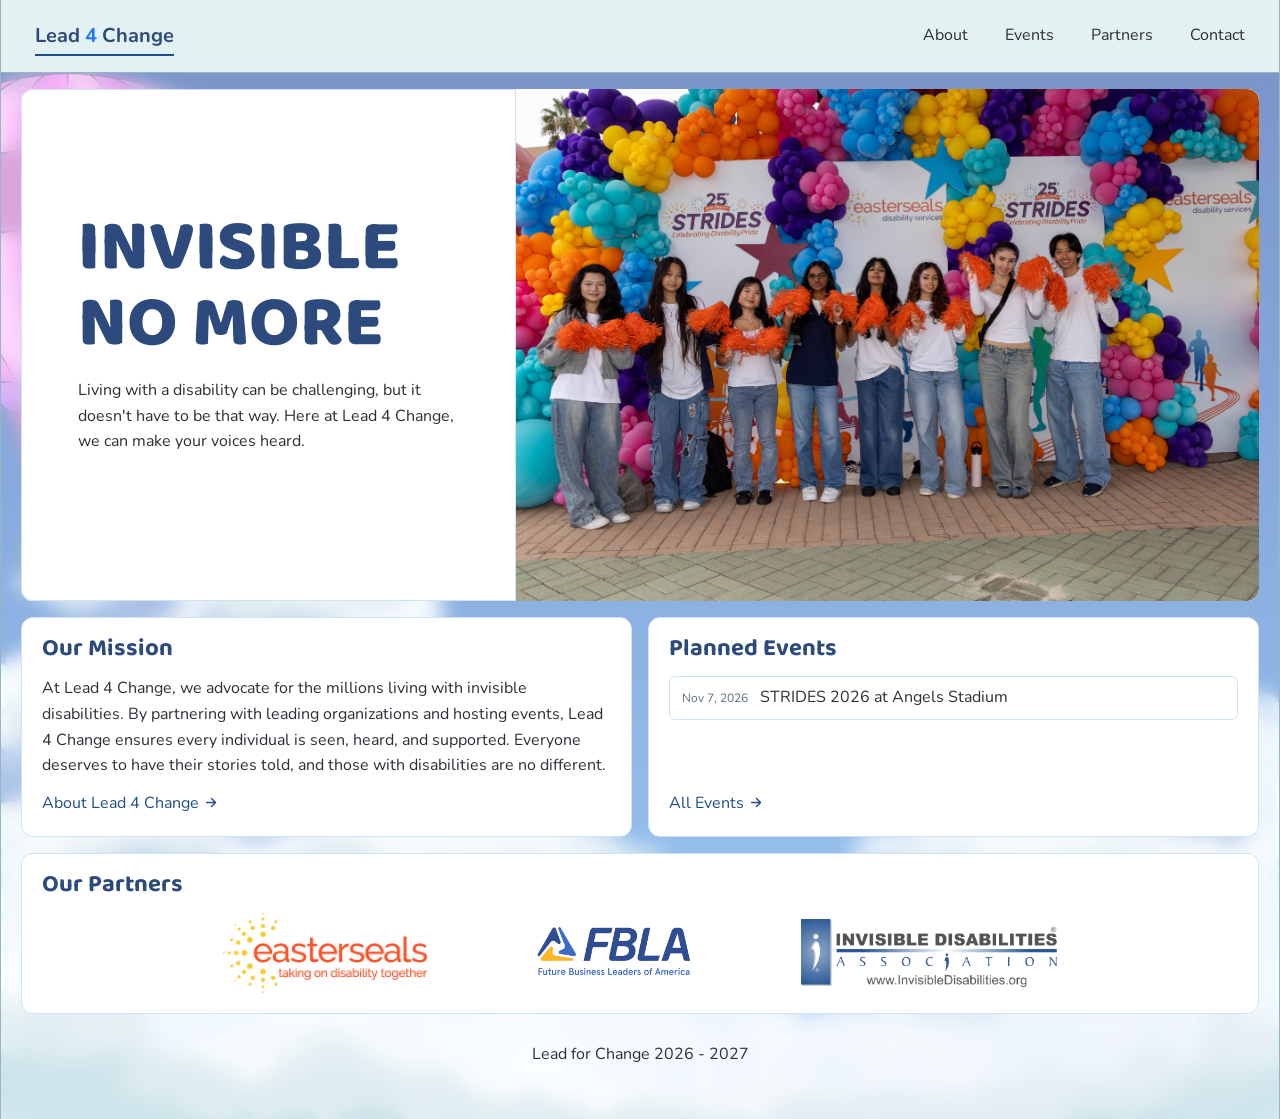
<file: index.html>
<!DOCTYPE html>
<html lang="en">
<head>
  <meta charset="utf-8">
  <meta name="viewport" content="width=device-width, initial-scale=1">
  <script>
    if (!window.matchMedia("(prefers-reduced-motion: reduce)").matches) {
      document.documentElement.classList.add("card-reveal-pending");
    }
  </script>
  <script defer src="js/card-reveal.js"></script>
  <title>Lead 4 Change</title>
  <link rel="stylesheet" href="css/main.css">
  <link rel="stylesheet" href="css/header.css">
  <link rel="stylesheet" href="css/card.css">
  <link rel="stylesheet" href="css/banner.css">
  <link rel="icon" href="l4c.png" type="image/png">
  </head>
<body class="home-page">
  <img class="cat-balloon-decoration cat-balloon-decoration--lower" src="assets/decor/catballoon3.png" alt="" aria-hidden="true">
  <img class="cat-balloon-decoration" src="assets/decor/catballoon2.png" alt="" aria-hidden="true">
  <img class="cat-balloon-decoration balloon-far-decoration" src="assets/decor/balloonfar.png" alt="" aria-hidden="true">


  <header class="site-header">
    <div class="header-inner">
      <a class="logo" href="#" aria-current="page"><span class="logo__word">Lead</span> <span class="logo__number">4</span> <span class="logo__word">Change</span></a>
      <nav aria-label="Main">
        <ul class="nav-list">
          <li><a href="html/about.html">About</a></li>
          <li><a href="html/events.html">Events</a></li>
          <li><a href="html/partners.html">Partners</a></li>
          <li><a href="html/contact.html">Contact</a></li>
        </ul>
      </nav>
    </div>
  </header>

  <div class="content">
  <main id="top">

    <section class="card card--hero">
      <div class="hero__content">
        <h2>Invisible No More</h2>
        <p>Living with a disability can be challenging, but it doesn't have to be that way. Here at Lead 4 Change, we can make your voices heard.</p>
        <!-- <a class="hero__cta" href="#about">Learn more</a> -->
      </div>
      <div class="hero__media">
        <img class="hero__image" src="assets/media/banner.jpg" alt="Project Unveiling Scars graphic with a crossed bandage and heart">
        <!--<img class="hero__cat" src="assets/decor/cat_side.png" alt="" aria-hidden="true">-->
      </div>
    </section>

    <div class="card-grid">
      <article class="card">
        <div class="card__body">
          <h2>Our Mission</h2>
          <p> At Lead 4 Change, we advocate for the millions living with invisible disabilities. By partnering with leading organizations and hosting events, Lead 4 Change ensures every individual is seen, heard, and supported. Everyone deserves to have their stories told, and those with disabilities are no different.</p>
          <a class="more-link" href="html/about.html">About Lead 4 Change</a>
        </div>
      </article>
      <article class="card">
        <div class="card__body">
          <h2>Planned Events</h2>
          <ul class="item-list">
            <li>
              <a class="item" href="#events">
                <time class="item__date" datetime="2026-10-07">Nov 7, 2026</time>
                <span class="item__title">STRIDES 2026 at Angels Stadium</span>
              </a>
            </li>
            <!--<li>
              <a class="item" href="#events">
                <time class="item__date" datetime="2026-10-08">Oct 8, 2026</time>
                <span class="item__title">There will be a meeting</span>
              </a>
            </li> -->
          </ul>
          <a class="more-link" href="html/events.html">All Events</a>
        </div>
      </article>
    </div>

    <section class="card card--partners" aria-labelledby="partners-h">
      <div class="card__body">
        <h2 id="partners-h">Our Partners</h2>
        <ul class="logo-row">
          <li>
            <a href="https://www.easterseals.com/" target="_blank" rel="noopener">
              <img src="assets/logos/EasterSeals.jpg" alt="Easter Seals">
            </a>
          </li>
          <li>
            <a href="https://www.fbla.org" target="_blank" rel="noopener">
              <img src="assets/logos/FBLA.png" alt="FBLA">
            </a>
          </li>
          <li>
            <a href="https://invisibledisabilities.org/" target="_blank" rel="noopener">
              <img src="assets/logos/IDA.png" alt="Invisible Disabilties Association">
            </a>
          </li>
        </ul>
      </div>
    </section>
  </main>
  <footer class="site-footer">
    <p>Lead for Change 2026 - 2027</p>
  </footer>
  </div>

<script src="js/decorations.js"></script>

</body>
</html>
</file>
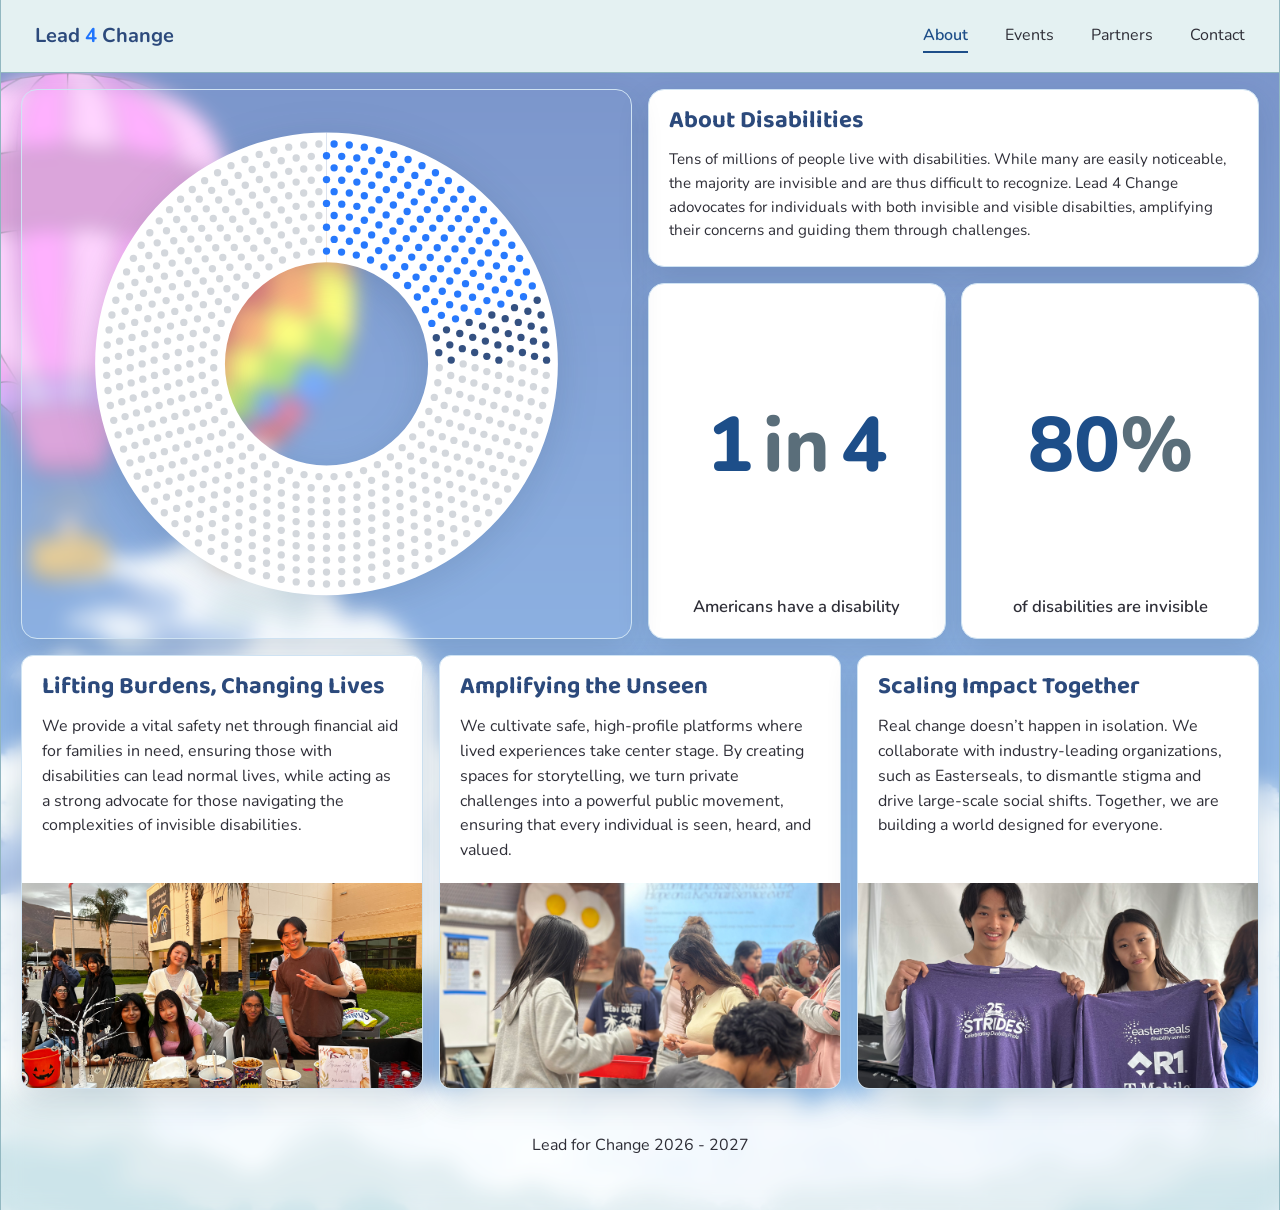
<file: html/about.html>
<!DOCTYPE html>
<html lang="en">
<head>
  <meta charset="utf-8">
  <meta name="viewport" content="width=device-width, initial-scale=1">
  <script>
    if (!window.matchMedia("(prefers-reduced-motion: reduce)").matches) {
      document.documentElement.classList.add("card-reveal-pending");
    }
  </script>
  <script defer src="../js/card-reveal.js"></script>
  <title>About - Lead 4 Change</title>
  <link rel="stylesheet" href="../css/main.css">
  <link rel="stylesheet" href="../css/header.css">
  <link rel="stylesheet" href="../css/card.css">
  <link rel="stylesheet" href="../css/about.css">
  <link rel="icon" href="../l4c.png" type="image/png">
</head>
<body>
  <img class="cat-balloon-decoration cat-balloon-decoration--lower" src="../assets/decor/catballoon3.png" alt="" aria-hidden="true">
  <img class="cat-balloon-decoration" src="../assets/decor/catballoon2.png" alt="" aria-hidden="true">
  <img class="cat-balloon-decoration balloon-far-decoration" src="../assets/decor/balloonfar.png" alt="" aria-hidden="true">

  <header class="site-header">
    <div class="header-inner">
      <a class="logo" href="../index.html#top"><span class="logo__word">Lead</span> <span class="logo__number">4</span> <span class="logo__word">Change</span></a>
      <nav aria-label="Main">
        <ul class="nav-list">
          <li><a href="about.html" aria-current="page">About</a></li>
          <li><a href="events.html">Events</a></li>
          <li><a href="partners.html">Partners</a></li>
          <li><a href="contact.html">Contact</a></li>
        </ul>
      </nav>
    </div>
  </header>

  <div class="content">
    <main id="top">
      <section class="about-disability-stat" aria-labelledby="disability-stat-title">
        <div class="about-disability-stat__cards" aria-label="Disability and inclusion">
          <article class="about-disability-stat__copy card">
            <div class="card__body">
              <h2 id="disability-stat-title">About Disabilities</h2>
              <p>Tens of millions of people live with disabilities. While many are easily noticeable, the majority are invisible and are thus difficult to recognize. Lead 4 Change adovocates for individuals with both invisible and visible disabilties, amplifying their concerns and guiding them through challenges. </p>
            </div>
          </article>
          <article class="about-disability-stat__copy about-disability-stat__metric card" data-chart-highlight="quarter" tabindex="0">
            <div class="card__body">
              <p class="about-disability-stat__value"><span class="about-disability-stat__value-number">1</span><span class="about-disability-stat__value-connector about-disability-stat__value-word"> in </span><span class="about-disability-stat__value-number">4</span></p>
              <div class="about-disability-stat__caption">
                <p class="about-disability-stat__description">Americans have a disability</p>
              </div>
            </div>
          </article>
          <article class="about-disability-stat__copy about-disability-stat__metric card" data-chart-highlight="invisible" tabindex="0">
            <div class="card__body">
              <p class="about-disability-stat__value"><span class="about-disability-stat__value-number">80</span><span class="about-disability-stat__value-connector">%</span></p>
              <div class="about-disability-stat__caption">
                <p class="about-disability-stat__description">of disabilities are invisible</p>
              </div>
            </div>
          </article>
        </div>
        <div class="about-disability-stat__chart card" role="img" aria-label="Dotted donut chart: 25 percent of adults in the United States have a disability; the highlighted quarter is split into 20 percent blue and 5 percent navy, with the remaining 75 percent shown in pale blue.">
          <svg viewBox="0 10 200 180" aria-hidden="true" focusable="false">
            <g class="about-disability-stat__background"></g>
            <g class="about-disability-stat__dots"></g>
          </svg>
        </div>
      </section>
      <section class="about-disability-highlights" aria-label="Disability awareness and inclusion">
        <article class="about-disability-highlight card">
          <div class="card__body">
            <h2>Lifting Burdens, Changing Lives</h2>
            <p>We provide a vital safety net through financial aid for families in need, ensuring those with disabilities can lead normal lives, while acting as a strong advocate for those navigating the complexities of invisible disabilities.</p>
          </div>
          <img class="about-disability-highlight__image" src="../assets/media/partnership1.png" alt="Partnership1">
        </article>
        <article class="about-disability-highlight card">
          <div class="card__body">
            <h2>Amplifying the Unseen</h2>
            <p>We cultivate safe, high-profile platforms where lived experiences take center stage. By creating spaces for storytelling, we turn private challenges into a powerful public movement, ensuring that every individual is seen, heard, and valued.</p>
          </div>
          <img class="about-disability-highlight__image" src="../assets/media/partnership4.png" alt="Partnership4">
        </article>
        <article class="about-disability-highlight card">
          <div class="card__body">
            <h2>Scaling Impact Together</h2>
            <p>Real change doesn’t happen in isolation. We collaborate with industry-leading organizations, such as Easterseals, to dismantle stigma and drive large-scale social shifts. Together, we are building a world designed for everyone.</p>
          </div>
          <img class="about-disability-highlight__image" src="../assets/media/partnership3.png" alt="Partnership3">
        </article>
      </section>
    </main>
    <footer class="site-footer">
      <p>Lead for Change 2026 - 2027</p>
    </footer>
  </div>

  <script>
    (() => {
      const svg = document.querySelector(".about-disability-stat__chart svg");
      const background = svg && svg.querySelector(".about-disability-stat__background");
      const layer = svg && svg.querySelector(".about-disability-stat__dots");
      if (!background || !layer) return;

      const chart = document.querySelector(".about-disability-stat__chart");
      const statCards = document.querySelectorAll("[data-chart-highlight]");
      const updateHighlight = () => {
        const activeCard = Array.from(statCards).find((card) => card.matches(":hover, :focus-within"));
        chart.classList.remove("is-highlight-quarter", "is-highlight-invisible");
        if (activeCard) chart.classList.add("is-highlight-" + activeCard.dataset.chartHighlight);
      };
      statCards.forEach((card) => {
        card.addEventListener("pointerenter", updateHighlight);
        card.addEventListener("pointerleave", updateHighlight);
        card.addEventListener("focusin", updateHighlight);
        card.addEventListener("focusout", updateHighlight);
      });

      const namespace = "http://www.w3.org/2000/svg";
      const center = 100;
      const ringCount = 10;
      const innerRadius = 40;
      const outerRadius = 78;
      const ringSpacing = (outerRadius - innerRadius) / (ringCount - 1);
      const dotSpacing = 5.4;
      const dotRadius = 1.3;
      const colors = { major: "#1e74fd", minor: "#2c4a7c", track: "#d1d5db" };
      const layout = [];
      const backgroundStates = [
        {
          name: "quarter",
          segments: [
            { name: "quarter", start: 0, end: 90 },
            { name: "track", start: 90, end: 360 },
          ],
        },
        {
          name: "invisible",
          segments: [
            { name: "major", start: 0, end: 72 },
            { name: "minor", start: 72, end: 90 },
            { name: "track", start: 90, end: 360 },
          ],
        },
      ];
      const pointAt = (radius, progress) => {
        const angle = (-90 + progress) * Math.PI / 180;
        return { x: center + Math.cos(angle) * radius, y: center + Math.sin(angle) * radius };
      };

      const backgroundInnerRadius = innerRadius - 4;
      const backgroundOuterRadius = outerRadius + 4;
      const extractedOuterExpansion = 5;
      const extractedInnerRadius = backgroundInnerRadius + extractedOuterExpansion;
      const extractedOuterRadius = backgroundOuterRadius + extractedOuterExpansion;
      const makeRingPath = (start, end, inner, outer) => {
        const outerStart = pointAt(outer, start);
        const outerEnd = pointAt(outer, end);
        const innerStart = pointAt(inner, start);
        const innerEnd = pointAt(inner, end);
        const largeArc = end - start > 180 ? 1 : 0;
        return "M " + outerStart.x + " " + outerStart.y +
          " A " + outer + " " + outer + " 0 " + largeArc + " 1 " + outerEnd.x + " " + outerEnd.y +
          " L " + innerEnd.x + " " + innerEnd.y +
          " A " + inner + " " + inner + " 0 " + largeArc + " 0 " + innerStart.x + " " + innerStart.y + " Z";
      };
      backgroundStates.forEach(({ name: stateName, segments }) => {
        const group = document.createElementNS(namespace, "g");
        group.setAttribute("class", "about-disability-stat__background-state about-disability-stat__background-state--" + stateName);
        background.appendChild(group);
        segments.forEach(({ name, start, end }) => {
          const middleAngle = (-90 + (start + end) / 2) * Math.PI / 180;
          const path = document.createElementNS(namespace, "path");
          path.setAttribute("class", "about-disability-stat__background-slice about-disability-stat__background-slice--" + name);
          path.setAttribute("d", makeRingPath(start, end, backgroundInnerRadius, backgroundOuterRadius));
          path.setAttribute("fill", "#fff");
          path.style.setProperty("--explode-x", Math.cos(middleAngle) * 6 + "px");
          path.style.setProperty("--explode-y", Math.sin(middleAngle) * 6 + "px");
          group.appendChild(path);

          if (name === "quarter" || name === "major") {
            const extractedPath = document.createElementNS(namespace, "path");
            extractedPath.setAttribute("class", "about-disability-stat__background-slice about-disability-stat__background-slice--" + name + " about-disability-stat__background-slice--extracted");
            const extractedAnglePadding = 2; // +2 degrees per side, matching the quarter arc expansion
            extractedPath.setAttribute("d", makeRingPath(start - extractedAnglePadding, end + extractedAnglePadding, extractedInnerRadius, extractedOuterRadius));
            extractedPath.setAttribute("fill", "#fff");
            group.appendChild(extractedPath);
          }
        });
      });

      for (let ring = 0; ring < ringCount; ring += 1) {
        const radius = innerRadius + ring * ringSpacing;
        const pointsInRing = Math.round((Math.PI * 2 * radius) / dotSpacing);
        const phase = ring % 2 ? 0.5 : 0;
        for (let point = 0; point < pointsInRing; point += 1) {
          const angleProgress = ((point + phase) / pointsInRing) * 360;
          const angle = -Math.PI / 2 + (angleProgress * Math.PI) / 180;
          const segment = angleProgress < 72 ? "major" : angleProgress < 90 ? "minor" : "track";
          const fill = colors[segment];
          layout.push({
            targetX: center + Math.cos(angle) * radius,
            targetY: center + Math.sin(angle) * radius,
            fill,
            segment,
            explodeX: Math.cos(angle) * 6,
            explodeY: Math.sin(angle) * 6,
          });
        }
      }

      const count = layout.length;
      const dots = layout.map(({ targetX, targetY, fill, segment, explodeX, explodeY }, index) => {
        const seed = (index * 73 + 29) % count;
        const startAngle = (seed / count) * Math.PI * 2;
        const startRadius = 41 + (((index * 53 + 29) % 100) / 100) * 47;
        const dot = document.createElementNS(namespace, "circle");
        dot.setAttribute("class", "about-disability-stat__dot about-disability-stat__dot--" + segment);
        dot.setAttribute("r", dotRadius);
        dot.setAttribute("fill", fill);
        dot.style.setProperty("--explode-x", explodeX + "px");
        dot.style.setProperty("--explode-y", explodeY + "px");
        dot.setAttribute("cx", center + Math.cos(startAngle) * startRadius);
        dot.setAttribute("cy", center + Math.sin(startAngle) * startRadius);
        layer.appendChild(dot);
        return { dot, targetX, targetY, delay: (seed % 160) * 2 };
      });

      const reduceMotion = window.matchMedia("(prefers-reduced-motion: reduce)").matches;
      if (reduceMotion) {
        dots.forEach(({ dot, targetX, targetY }) => {
          dot.setAttribute("cx", targetX);
          dot.setAttribute("cy", targetY);
        });
        return;
      }

      const duration = 1400;
      const startTime = performance.now();
      const animate = (now) => {
        let moving = false;
        for (const item of dots) {
          const { dot, targetX, targetY, delay } = item;
          const progress = Math.max(0, Math.min(1, (now - startTime - delay) / duration));
          const eased = 1 - Math.pow(1 - progress, 3);
          const fromX = Number(dot.dataset.fromX ?? dot.getAttribute("cx"));
          const fromY = Number(dot.dataset.fromY ?? dot.getAttribute("cy"));
          if (!dot.dataset.fromX) {
            dot.dataset.fromX = fromX;
            dot.dataset.fromY = fromY;
          }
          dot.setAttribute("cx", fromX + (targetX - fromX) * eased);
          dot.setAttribute("cy", fromY + (targetY - fromY) * eased);
          if (progress < 1) moving = true;
        }
        if (moving) requestAnimationFrame(animate);
      };
      requestAnimationFrame(animate);
    })();
  </script>
  <script src="../js/decorations.js"></script>
</body>
</html>
</file>
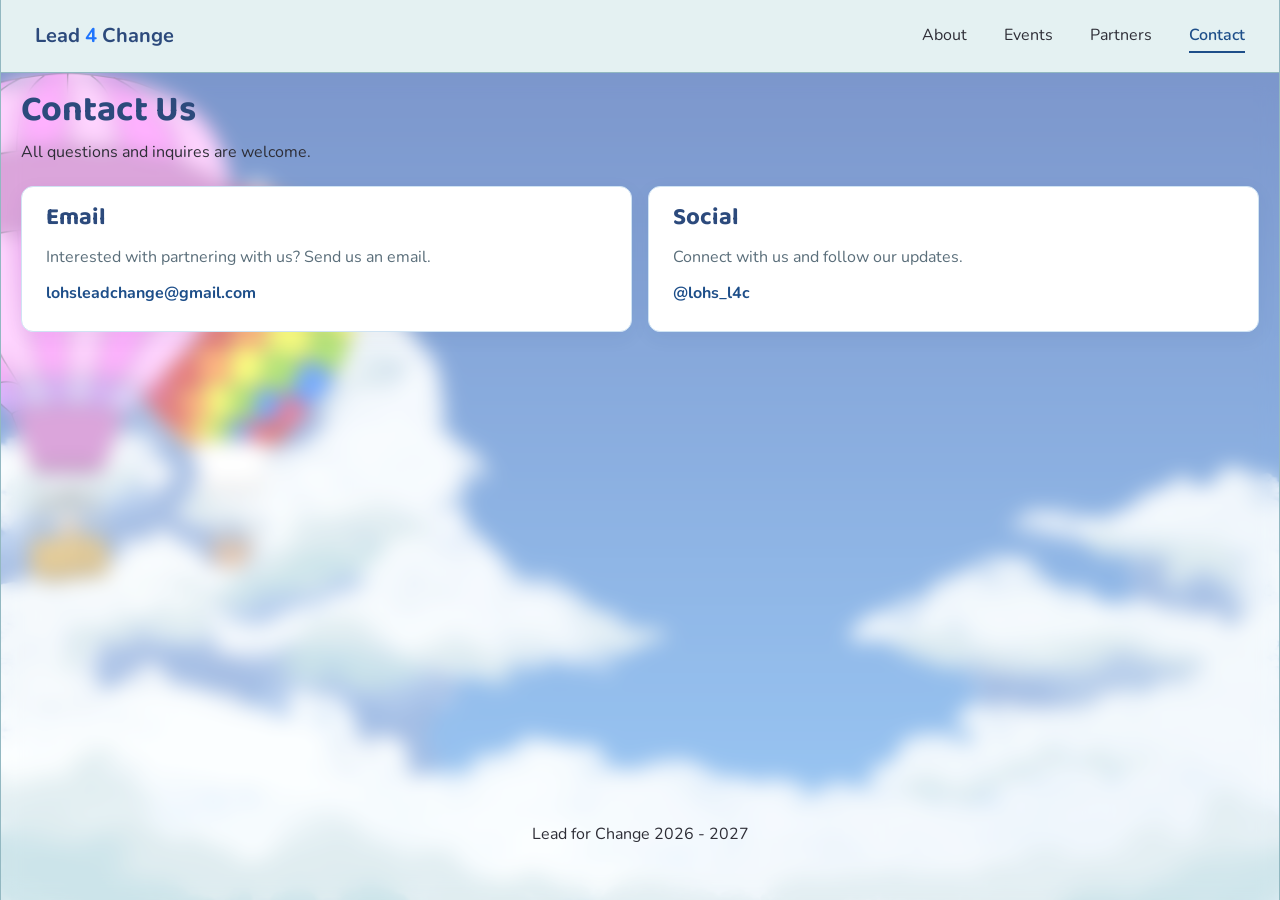
<file: html/contact.html>
<!DOCTYPE html>
<html lang="en">
<head>
  <meta charset="utf-8">
  <meta name="viewport" content="width=device-width, initial-scale=1">
  <script>
    if (!window.matchMedia("(prefers-reduced-motion: reduce)").matches) {
      document.documentElement.classList.add("card-reveal-pending");
    }
  </script>
  <script defer src="../js/card-reveal.js"></script>
  <title>Contact - Lead 4 Change</title>
  <link rel="stylesheet" href="../css/main.css">
  <link rel="stylesheet" href="../css/header.css">
  <link rel="stylesheet" href="../css/card.css">
  <link rel="stylesheet" href="../css/banner.css">
  <link rel="stylesheet" href="../css/contact.css">
  <link rel="icon" href="../l4c.png" type="image/png">
</head>
<body>

  <img class="cat-balloon-decoration cat-balloon-decoration--lower" src="../assets/decor/catballoon3.png" alt="" aria-hidden="true">
  <img class="cat-balloon-decoration" src="../assets/decor/catballoon2.png" alt="" aria-hidden="true">
  <img class="cat-balloon-decoration balloon-far-decoration" src="../assets/decor/balloonfar.png" alt="" aria-hidden="true">

  <header class="site-header">
    <div class="header-inner">
      <a class="logo" href="../index.html"><span class="logo__word">Lead</span> <span class="logo__number">4</span> <span class="logo__word">Change</span></a>
      <nav aria-label="Main">
        <ul class="nav-list">
          <li><a href="about.html">About</a></li>
          <li><a href="events.html">Events</a></li>
          <li><a href="partners.html">Partners</a></li>
          <li><a href="#top" aria-current="page">Contact</a></li>
        </ul>
      </nav>
    </div>
  </header>

  <div class="content">
  <main id="top">
    <header class="page-intro">
      <h1>Contact Us</h1>
      <p>All questions and inquires are welcome.</p>
    </header>

    <section class="contact-grid" aria-label="Contact options">
      <article class="contact-card" aria-labelledby="email-title">
        <div class="contact-card__content">
          <h2 id="email-title">Email</h2>
          <p>Interested with partnering with us? Send us an email. </p>
          <a class="contact-card__value" href="mailto:lohsleadchange@gmail.com">lohsleadchange@gmail.com</a>
        </div>
      </article>

      <article class="contact-card" aria-labelledby="social-title">
        <div class="contact-card__content">
          <h2 id="social-title">Social</h2>
          <p>Connect with us and follow our updates.</p>
          <a class="contact-card__value" href="mailto:lohsleadchange@gmail.com">@lohs_l4c</a>
        </div>
      </article>
    </section>
  </main>
  <footer class="site-footer">
    <p>Lead for Change 2026 - 2027</p>
  </footer>
  </div>

  <script src="../js/decorations.js"></script>
</body>
</html>
</file>
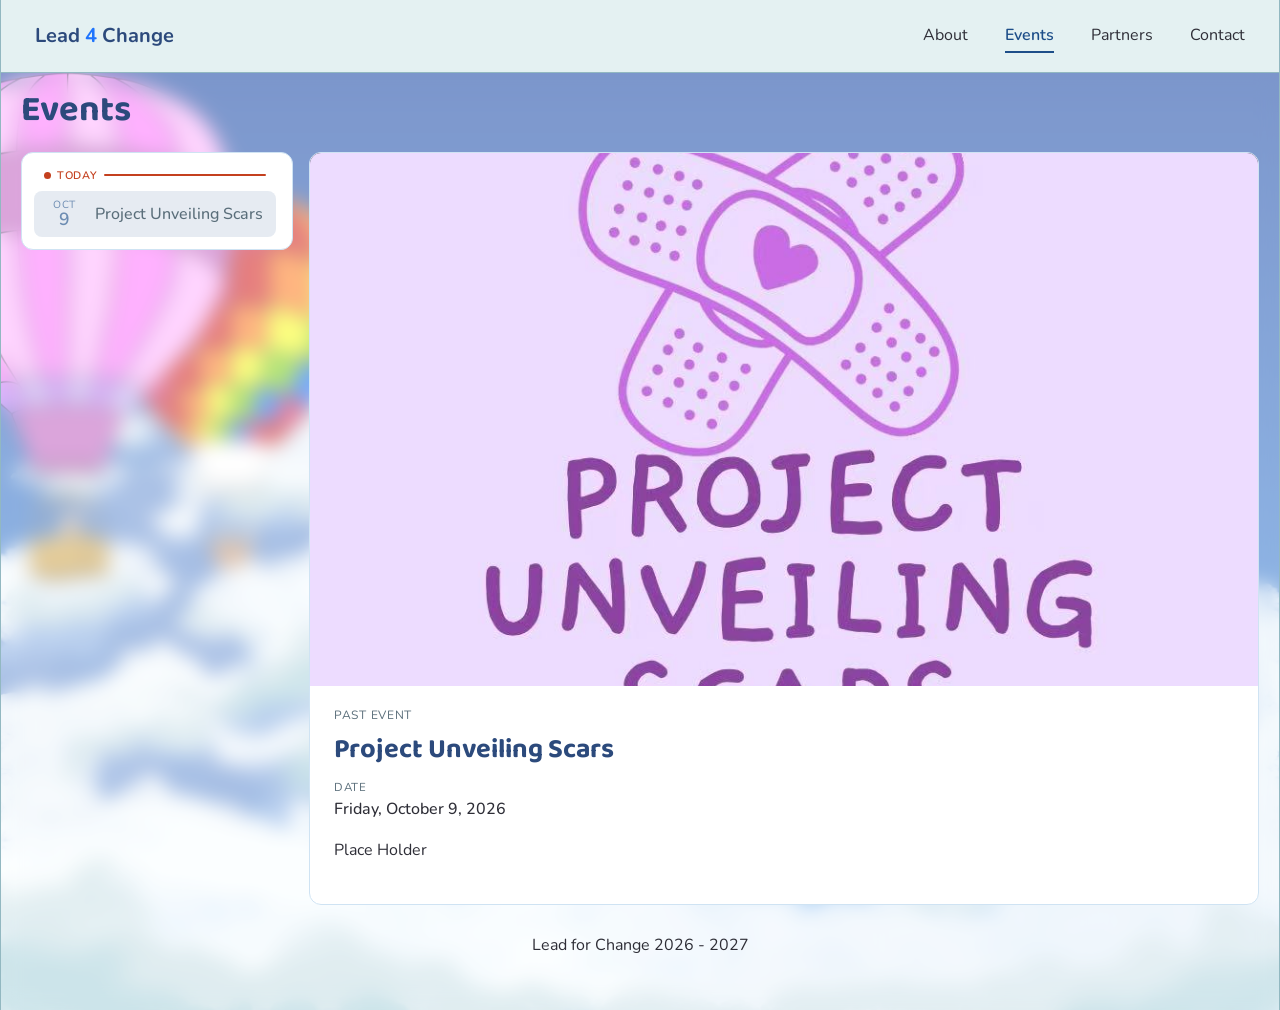
<file: html/events.html>
<!DOCTYPE html>
<html lang="en">
<head>
  <meta charset="utf-8">
  <meta name="viewport" content="width=device-width, initial-scale=1">
  <script>
    if (!window.matchMedia("(prefers-reduced-motion: reduce)").matches) {
      document.documentElement.classList.add("card-reveal-pending");
    }
  </script>
  <script defer src="../js/card-reveal.js"></script>
  <title>Events - Lead 4 Change</title>
  <link rel="stylesheet" href="../css/main.css">
  <link rel="stylesheet" href="../css/header.css">
  <link rel="stylesheet" href="../css/card.css">
  <link rel="stylesheet" href="../css/events.css">
  <link rel="icon" href="../l4c.png" type="image/png">
</head>
<body>

  <img class="cat-balloon-decoration cat-balloon-decoration--lower" src="../assets/decor/catballoon3.png" alt="" aria-hidden="true">
  <img class="cat-balloon-decoration" src="../assets/decor/catballoon2.png" alt="" aria-hidden="true">
  <img class="cat-balloon-decoration balloon-far-decoration" src="../assets/decor/balloonfar.png" alt="" aria-hidden="true">

  <header class="site-header">
    <div class="header-inner">
      <a class="logo" href="../index.html"><span class="logo__word">Lead</span> <span class="logo__number">4</span> <span class="logo__word">Change</span></a>
      <nav aria-label="Main">
        <ul class="nav-list">
          <li><a href="about.html">About</a></li>
          <li><a href="events.html" aria-current="page">Events</a></li>
          <li><a href="partners.html">Partners</a></li>
          <li><a href="contact.html">Contact</a></li>
        </ul>
      </nav>
    </div>
  </header>

  <div class="content">
  <main id="top">
    <h1 class="page-title">Events</h1>

    <div class="events">
      <nav class="card event-sidebar" aria-label="Events">
        <ul class="event-list" id="event-list"></ul>
      </nav>

      <article class="card event-detail" id="event-detail" aria-live="polite">
        <noscript>Please turn on JavaScript to browse events.</noscript>
      </article>
    </div>
  </main>
  <footer class="site-footer">
    <p>Lead for Change 2026 - 2027</p>
  </footer>
  </div>

  <script src="../js/events.js"></script>
  <script src="../js/decorations.js"></script>
</body>
</html>
</file>
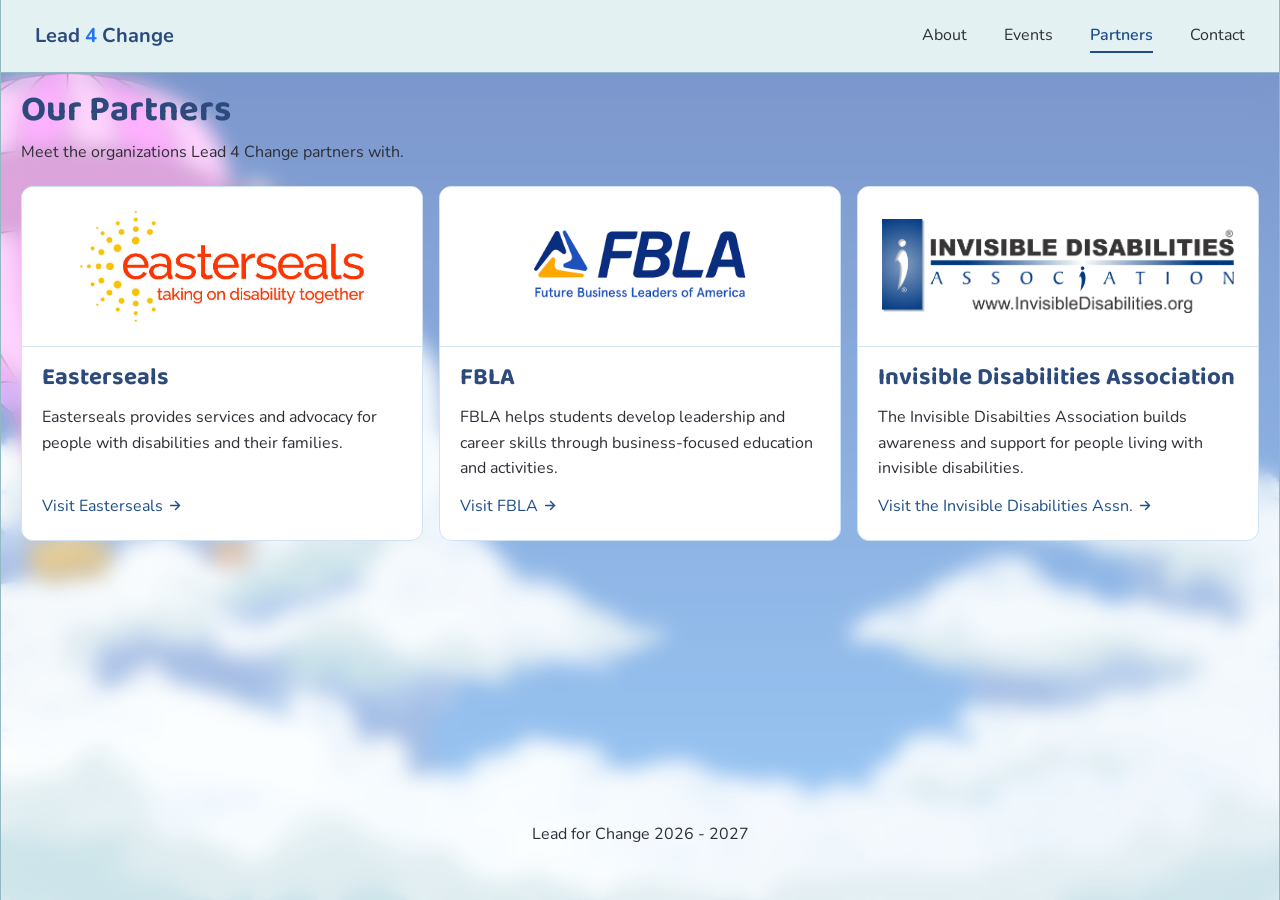
<file: html/partners.html>
<!DOCTYPE html>
<html lang="en">
<head>
  <meta charset="utf-8">
  <meta name="viewport" content="width=device-width, initial-scale=1">
  <script>
    if (!window.matchMedia("(prefers-reduced-motion: reduce)").matches) {
      document.documentElement.classList.add("card-reveal-pending");
    }
  </script>
  <script defer src="../js/card-reveal.js"></script>
  <title>Partners - Lead 4 Change</title>
  <link rel="stylesheet" href="../css/main.css">
  <link rel="stylesheet" href="../css/header.css">
  <link rel="stylesheet" href="../css/card.css">
  <link rel="stylesheet" href="../css/partners.css">
  <link rel="icon" href="../l4c.png" type="image/png">
</head>
<body>
  <img class="cat-balloon-decoration cat-balloon-decoration--lower" src="../assets/decor/catballoon3.png" alt="" aria-hidden="true">
  <img class="cat-balloon-decoration" src="../assets/decor/catballoon2.png" alt="" aria-hidden="true">
  <img class="cat-balloon-decoration balloon-far-decoration" src="../assets/decor/balloonfar.png" alt="" aria-hidden="true">

  <header class="site-header">
    <div class="header-inner">
      <a class="logo" href="../index.html"><span class="logo__word">Lead</span> <span class="logo__number">4</span> <span class="logo__word">Change</span></a>
      <nav aria-label="Main">
        <ul class="nav-list">
          <li><a href="about.html">About</a></li>
          <li><a href="events.html">Events</a></li>
          <li><a href="partners.html" aria-current="page">Partners</a></li>
          <li><a href="contact.html">Contact</a></li>
        </ul>
      </nav>
    </div>
  </header>

  <div class="content">
  <main id="top">
    <header class="page-intro">
      <h1>Our Partners</h1>
      <p>Meet the organizations Lead 4 Change partners with.</p>
    </header>
    <section class="partner-grid" aria-label="Lead 4 Change partners">
      <article class="card partner-card">
        <img class="partner-card__logo" src="../assets/logos/EasterSeals.jpg" alt="Easterseals logo">
        <div class="card__body">
          <h2>Easterseals</h2>
          <p>Easterseals provides services and advocacy for people with disabilities and their families.</p>
          <a class="more-link" href="https://www.easterseals.com/" target="_blank" rel="noopener">Visit Easterseals</a>
        </div>
      </article>

      <article class="card partner-card">
        <img class="partner-card__logo" src="../assets/logos/FBLA.png" alt="FBLA logo">
        <div class="card__body">
          <h2>FBLA</h2>
          <p>FBLA helps students develop leadership and career skills through business-focused education and activities.</p>
          <a class="more-link" href="https://www.fbla.org/" target="_blank" rel="noopener">Visit FBLA</a>
        </div>
      </article>

      <article class="card partner-card">
        <img class="partner-card__logo" src="../assets/logos/IDA.png" alt="Invisible Disabilities Association logo">
        <div class="card__body">
          <h2>Invisible Disabilities Association</h2>
          <p>The Invisible Disabilties Association builds awareness and support for people living with invisible disabilities.</p>
          <a class="more-link" href="https://invisibledisabilities.org/" target="_blank" rel="noopener">Visit the Invisible Disabilities Assn.</a>
        </div>
      </article>
    </section>
  </main>
  <footer class="site-footer">
    <p>Lead for Change 2026 - 2027</p>
  </footer>
  </div>
  <script src="../js/decorations.js"></script>
</body>
</html>
</file>
<file: css/main.css>
@import url('https://fonts.googleapis.com/css2?family=Baloo+2:wght@400;500;600;700;800&family=Nunito:wght@400;500;600;700;800&display=swap');

:root {
  --bg: #C7E8ED;
  --content-bg: #FFFFFF;
  --text: #2e2e37;

  --header-bg: #e4f1f2;
  --header-text: var(--text);
  --accent: #1d4e89;
  --header-line: #92b8c1;
  --frame-line: var(--header-line);
  --page-gradient: linear-gradient(to bottom, #214aa4 0%, #5aa8f2 100%);

  --title: #2c4a7c;
  --card-bg: #ffffff;
  --card-border: #cfe3f3;
  --muted: #5a6e7a;
}

*, *::before, *::after {
  box-sizing: border-box;
}

html {
  background-color: #FFFFFF;
  scroll-behavior: smooth;
  scroll-padding-top: 5rem;
}

body {
  position: relative;
  isolation: isolate;
  overflow-x: clip;
  display: flex;
  flex-direction: column;
  min-height: 100vh;
  margin: 0;
  background-color: #FFFFFF;
  background-image: var(--page-gradient);
  background-position: top center;
  background-repeat: no-repeat;
  background-size: 100% 100%;
  color: var(--text);
  font-family: "Nunito", -apple-system, BlinkMacSystemFont, "Segoe UI", Roboto, sans-serif;
  line-height: 1.6;
}

body::before {
  content: "";
  position: absolute;
  inset: 0;
  z-index: 0;
  background-image: url("../assets/decor/cloudbackground.png");
  background-position: center bottom;
  background-repeat: no-repeat;
  background-size: 100% auto;
  pointer-events: none;
}

body > .site-header,
body > .content {
  position: relative;
  z-index: 1;
}

.site-footer {
  width: 100%;
  margin-top: auto;
  padding: 0.75rem 1rem 1.25rem;
  color: var(--text);
  text-align: center;
}

.site-footer p {
  margin: 3;
}

.cat-balloon-decoration {
  position: absolute;
  top: 2rem;
  left: -7rem;
  z-index: 0;
  display: block;
  width: 360px;
  min-width: 360px;
  max-width: none;
  height: auto;
  pointer-events: none;
}

.cat-balloon-decoration--lower {
  top: 10rem;
  left: 6rem;
  width: 270px;
  min-width: 270px;
}

.balloon-far-decoration {
  top: auto;
  bottom: 36.5rem;
  left: auto;
  right: 10rem;
  z-index: -1;
  width: 54px;
  min-width: 54px;
}

h1, h2, h3, h4, h5, h6 {
  color: var(--title);
  font-family: "Baloo 2", sans-serif;
}

a {
  color: var(--accent);
  text-decoration: none;
}

a:hover,
a:focus-visible {
  /*text-decoration-line: underline;*/
  text-decoration-thickness: 2px;
  text-underline-offset: 0.2em;
}

a:focus-visible {
  outline: 2px solid var(--accent);
  outline-offset: 3px;
}

.content {
  display: flex;
  flex-direction: column;
  flex: 1;
  width: 100%;
  max-width: 80rem;
  /* Let the page background show through while softening it behind the column. */
  background-color: rgb(255 255 255 / 40%);
  -webkit-backdrop-filter: blur(10px);
  backdrop-filter: blur(10px);
  margin: 0 auto;
  padding: 1rem 1.25rem;
  border-right: 1px solid var(--frame-line);
  border-left: 1px solid var(--frame-line);
}

.content > main {
  flex: 1;
}

/*Text Formatting*/

.page-intro {
  margin: 0 0 1.25rem;
}

.page-intro h1 {
  margin: 0 0 0.5rem;
  font-size: clamp(1.75rem, 4vw, 2.25rem);
  line-height: 1.2;
  color: var(--title);    
}

.page-title {
  margin: 0 0 1.25rem;
  font-size: clamp(1.75rem, 4vw, 2.25rem);
  line-height: 1.2;
  color: var(--title);
}

.page-intro p {
  margin: 0;
  max-width: 40rem;
  color: var(--text);
}
</file>
<file: css/header.css>
.site-header {
  width: 100%;
  max-width: 80rem;
  margin: 0 auto;
  background: var(--header-bg);
  color: var(--header-text);
  border-bottom: 1px solid var(--header-line);
  border-right: 1px solid var(--header-line);
  border-left: 1px solid var(--header-line);
}

.header-inner {
  display: flex;
  align-items: center;
  justify-content: space-between;
  max-width: 80rem;
  margin: 0 auto;
  padding: 0.75rem 1.25rem;
}

.logo {
  position: relative;
  display: block;
  padding: 0.5rem 0.9rem;
  color: var(--header-text);
  font-size: 1.25rem;
  font-weight: 700;
}

.logo__word {
  color: #2c4a7c;
}

.logo__number {
  color: #1e74fd;
}

.logo::after {
  position: absolute;
  right: 0.9rem;
  bottom: 0.25rem;
  left: 0.9rem;
  height: 2px;
  background: var(--accent);
  content: "";
  transform: scaleX(0);
  transform-origin: center;
  transition: transform 0.2s ease;
}

.logo:hover::after,
.logo:focus-visible::after,
.logo[aria-current="page"]::after {
  transform: scaleX(1);
}

.logo:hover {
  text-decoration: none;
}

.nav-list {
  display: flex;
  gap: 0.5rem;
  margin: 0;
  padding: 0;
  list-style: none;
}

.nav-list a {
  position: relative;
  display: block;
  padding: 0.5rem 0.9rem;
  color: var(--header-text);
  text-decoration: none;
}

.nav-list a::after {
  position: absolute;
  right: 0.9rem;
  bottom: 0.25rem;
  left: 0.9rem;
  height: 2px;
  background: var(--accent);
  content: "";
  transform: scaleX(0);
  transform-origin: center;
  transition: transform 0.2s ease;
}

.nav-list a:hover::after,
.nav-list a:focus-visible::after,
.nav-list a[aria-current="page"]::after {
  transform: scaleX(1);
}

.nav-list a[aria-current="page"] {
  color: var(--accent);
  font-weight: 600;
}

.nav-list a:hover,
.nav-list a:focus-visible {
  text-decoration: none;
}

.nav-list a:hover {
  color: var(--accent);
}

@media (prefers-reduced-motion: reduce) {
  .logo::after,
  .nav-list a::after {
    transition: none;
  }
}
</file>
<file: css/card.css>
.card {
  background: var(--card-bg);
  border: 1px solid var(--card-border);
  border-radius: 12px;
  overflow: hidden;
}

.card-grid {
  display: grid;
  grid-template-columns: repeat(auto-fit, minmax(16rem, 1fr));
  gap: 1em;
  margin: 1rem 0 1rem;
}

.card__image {
  display: block;
  width: 100%;
  aspect-ratio: 16 / 9;
  object-fit: cover;
}

.card__body {
  padding: 0.75rem 1.25rem 1.25rem;
}

.card__body .label { margin: 0 0 0.25rem; }
.card__body h2     { margin: 0 0 0.5rem; }
.card__body p      { margin: 0 0 0.75rem; }
.card__body > :last-child { margin-bottom: 0; }

/* Card with the events on it */

.label {
  margin: 0 0 0.5rem;
  font-size: 0.75rem;
  text-transform: uppercase;
  letter-spacing: 0.06em;
  color: var(--muted);
}

.item-list {
  list-style: none;
  margin: 0 0 0.75rem;
  padding: 0;
  display: grid;
  gap: 0.5rem;
}

.item {
  display: flex;
  align-items: baseline;
  gap: 0.75rem;
  min-width: 0;              
  padding: 0.5rem 0.75rem;
  border: 1px solid var(--card-border);
  border-radius: 6px;
  color: var(--text);
}

.item:hover {
  background: #f4f9fd;
  border-color: var(--accent);
}

.item:hover,
.item:focus-visible {
  text-decoration: none;
}

.item__date {
  flex: none;
  font-size: 0.75rem;
  color: var(--muted);
}

.item__title {
  min-width: 0;
  overflow: hidden;
  text-overflow: ellipsis;
  white-space: nowrap;
}

.more-link {
  color: var(--accent);
  font-weight: 400;
  text-decoration-line: underline;
  text-decoration-color: transparent;
  text-decoration-thickness: 1.5px;
  text-underline-offset: 0.2em;
  transition: color 160ms ease, text-decoration-color 160ms ease;
}

.more-link::after {
  content: "";
  display: inline-block;
  width: 0.85em;
  height: 0.85em;
  margin-left: 0.35em;
  vertical-align: -0.08em;
  background-color: currentColor;
  transition: transform 160ms ease;
  -webkit-mask: url("data:image/svg+xml,%3Csvg xmlns='http://www.w3.org/2000/svg' viewBox='0 0 16 16'%3E%3Cpath d='M2 8h11M8 3l5 5-5 5' fill='none' stroke='%23000' stroke-linecap='round' stroke-linejoin='round' stroke-width='1.75'/%3E%3C/svg%3E") center / contain no-repeat;
  mask: url("data:image/svg+xml,%3Csvg xmlns='http://www.w3.org/2000/svg' viewBox='0 0 16 16'%3E%3Cpath d='M2 8h11M8 3l5 5-5 5' fill='none' stroke='%23000' stroke-linecap='round' stroke-linejoin='round' stroke-width='1.75'/%3E%3C/svg%3E") center / contain no-repeat;
}

.more-link:hover,
.more-link:focus-visible,
.contact-card__value:hover,
.contact-card__value:focus-visible {
  color: var(--title);
  text-decoration-color: currentColor;
}

.more-link:hover::after,
.more-link:focus-visible::after {
  transform: translateX(0.2em);
}

.contact-card__value {
  text-decoration-line: underline;
  text-decoration-color: transparent;
  text-decoration-thickness: 1.5px;
  text-underline-offset: 0.2em;
  transition: color 160ms ease, text-decoration-color 160ms ease;
}

@media (prefers-reduced-motion: reduce) {
  .more-link,
  .more-link::after,
  .contact-card__value {
    transition: none;
  }
}


.card-grid .card { /* Gotta make sure the links are aligned */
  display: flex;
  flex-direction: column;
}

.card-grid .card__body {
  flex: 1;                    
  display: flex;
  flex-direction: column;
}

.card-grid .more-link {
  margin-top: auto;          
  align-self: flex-start;    
}


/* Partners */

.logo-row {
  list-style: none;
  margin: 0;
  padding: 0;
  display: flex;
  flex-wrap: wrap;
  align-items: center;
  justify-content: center;
  gap: 1.5rem 6rem;
}

.logo-row img {
  display: block;
  height: 5rem;         
  width: auto;          
  max-width: 16rem;      
  object-fit: contain;
}

.logo-row a {
  display: block;
  opacity: 0.85;
  transition: opacity 0.15s ease;
}

.logo-row a:hover,
.logo-row a:focus-visible {
  opacity: 1;
}


/* Fade each card as a whole so its contents appear with the card. */
html.card-reveal-pending .card,
html.card-reveal-pending .contact-card {
  opacity: 0;
}

html.card-reveal-ready .card,
html.card-reveal-ready .contact-card {
  animation: card-reveal-fade var(--card-surface-duration, 220ms) ease var(--card-reveal-delay, 0ms) both;
}

@keyframes card-reveal-fade {
  from { opacity: 0; }
  to { opacity: 1; }
}

@media (prefers-reduced-motion: reduce) {
  html.card-reveal-pending .card,
  html.card-reveal-pending .contact-card,
  html.card-reveal-ready .card,
  html.card-reveal-ready .contact-card {
    opacity: 1 !important;
    animation: none !important;
  }
}
</file>
<file: css/banner.css>
.card--hero {
  display: grid;
  position: relative;
  padding: 0;
  background: var(--card-bg);
  border: 0;
  min-height: clamp(20rem, 45vw, 32rem);
}

.card--hero > .hero__content {
  grid-area: 1 / 1;
  width: 40%;
  z-index: 1;
  border: 1px solid var(--card-border);
  border-radius: 12px 0 0 12px;
  background: var(--card-bg);
}

.hero__media {
  position: absolute;
  inset-block: 0;
  inset-inline-start: 40%;
  inset-inline-end: 0;
  overflow: hidden;
  border-radius: 0 12px 12px 0;
}

.hero__image {
  position: absolute;
  inset: 0;
  width: 100%;
  height: 100%;
  object-fit: cover;
  object-position: center;
}

.hero__cat {
  position: absolute;
  inset-inline-end: 0;
  inset-block-end: 0;
  z-index: 1;
  width: min(52%, 30rem);
  max-height: 72%;
  object-fit: contain;
  object-position: right bottom;
}

.hero__content {
  display: flex;
  flex-direction: column;
  justify-content: center;
  align-items: flex-start;
  padding: clamp(1.5rem, 5vw, 3.5rem);
  color: var(--text);
}

@media (max-width: 68rem) {
  .card--hero {
    display: flex;
    flex-direction: column;
    gap: 0.75rem;
    min-height: 0;
    overflow: visible;
    border: 0;
    border-radius: 0;
    background: transparent;
  }

  .card--hero > .hero__content {
    width: 100%;
    border-radius: 12px;
    min-height: 0;
  }

  .hero__media {
    position: relative;
    inset: auto;
    flex: 0 0 auto;
    align-self: stretch;
    width: 100%;
    aspect-ratio: 16 / 9;
    border: 1px solid var(--card-border);
    border-radius: 12px;
    background: var(--card-bg);
  }

  .hero__image {
    position: absolute;
    inset: 0;
    width: 100%;
    height: 100%;
    object-fit: cover;
  }

  .hero__cat {
    width: 78%;
    max-height: 72%;
  }
}

.hero__content h2 {
  margin: 0 0 1rem;
  max-width: 11ch;            
  font-size: clamp(2rem, 6vw, 4.5rem);
  font-weight: 800;
  line-height: 1.05;
  text-transform: uppercase;
}

.hero__content p {
  margin: 0 0 1.5rem;
  max-width: 30rem;
}

.hero__cta {
  display: inline-block;
  padding: 0.7rem 1.5rem;
  background: var(--accent);
  color: #ffffff;
  font-weight: 600;
  border-radius: 999px;
}
</file>
<file: css/about.css>
.about-partnership {
  display: grid;
  grid-template-columns: minmax(17rem, 0.9fr) minmax(0, 1.1fr);
  align-items: center;
  gap: clamp(1.25rem, 3.2vw, 2.5rem);
  margin: clamp(1.5rem, 4vw, 3rem) auto;
}

.about-partnership__copy {
  padding: clamp(1.35rem, 3vw, 2rem);
  border-radius: 16px;
  box-shadow: 0 0.75rem 2rem rgb(30 55 80 / 14%);
}

.about-partnership__eyebrow {
  margin: 0 0 0.55rem;
  color: var(--accent);
  font-size: 0.8rem;
  font-weight: 800;
  letter-spacing: 0.08em;
  text-transform: uppercase;
}

.about-partnership__copy h1,
.about-partnership__copy h2 {
  margin: 0 0 0.7rem;
  color: var(--title);
  font-size: clamp(1.8rem, 3.3vw, 2.45rem);
  line-height: 1.15;
}

.about-partnership__copy > p:last-child {
  margin: 0;
  color: var(--text);
  font-size: clamp(1rem, 1.3vw, 1.15rem);
  line-height: 1.65;
}

.about-partnership__collage {
  display: grid;
  grid-template-columns: repeat(2, minmax(0, 1fr));
  grid-template-rows: clamp(7.5rem, 14vw, 10rem) clamp(12rem, 23vw, 16rem);
  gap: 0.65rem;
  min-width: 0;
}

.about-partnership__collage img {
  display: block;
  width: 100%;
  height: 100%;
  border: 1px solid rgb(255 255 255 / 80%);
  border-radius: 12px;
  box-shadow: 0 0.5rem 1.25rem rgb(30 55 80 / 15%);
  object-fit: cover;
}

.about-partnership__collage .about-partnership__main-image {
  grid-column: 1 / -1;
  object-position: center 48%;
}

@media (max-width: 48rem) {
  .about-partnership {
    grid-template-columns: 1fr;
  }

  .about-partnership__collage {
    grid-template-rows: clamp(7.5rem, 24vw, 10rem) clamp(12rem, 40vw, 16rem);
  }
}

@media (max-width: 30rem) {
  .about-partnership__collage {
    grid-template-rows: 7rem 11rem;
    gap: 0.5rem;
  }
}


.about-partnership__collage--side-stack {
  grid-template-rows: repeat(2, clamp(8rem, 12vw, 10rem));
}

.about-partnership__collage--side-stack > img:first-child {
  grid-column: 1;
  grid-row: 1 / 3;
  object-position: center 40%;
}

.about-partnership__collage--side-stack > img:nth-child(2) {
  grid-column: 2;
  grid-row: 1;
}

.about-partnership__collage--side-stack > img.about-partnership__main-image {
  grid-column: 2;
  grid-row: 2;
  object-position: center;
}

.about-partnership__collage--wide-top {
  grid-template-rows: clamp(11rem, 19vw, 14rem) clamp(7rem, 12vw, 9rem);
}

.about-partnership__collage--wide-top > img:first-child {
  grid-column: 1 / -1;
  grid-row: 1;
  object-position: center 42%;
}

.about-partnership__collage--wide-top > img:nth-child(2) {
  grid-column: 1;
  grid-row: 2;
}

.about-partnership__collage--wide-top > img.about-partnership__main-image {
  grid-column: 2;
  grid-row: 2;
  object-position: center 38%;
}

@media (max-width: 48rem) {
  .about-partnership__collage--side-stack {
    grid-template-rows: repeat(2, clamp(7.5rem, 20vw, 9rem));
  }

  .about-partnership__collage--wide-top {
    grid-template-rows: clamp(9rem, 28vw, 12rem) clamp(7rem, 20vw, 8rem);
  }
}

@media (max-width: 30rem) {
  .about-partnership__collage--side-stack {
    grid-template-rows: repeat(2, 7rem);
  }

  .about-partnership__collage--wide-top {
    grid-template-rows: 8rem 6.25rem;
  }
}



.about-disability-stat {
  display: grid;
  grid-template-columns: minmax(0, 1fr) minmax(0, 1fr);
  align-items: stretch;
  column-gap: 1em;
  row-gap: clamp(1.25rem, 3.2vw, 2.5rem);
  margin: 0 auto 1rem;
}

.about-disability-stat__cards {
  grid-column: 2;
  grid-row: 1;
  display: grid;
  grid-template-columns: repeat(2, minmax(0, 1fr));
  grid-template-rows: 1fr 2fr;
  gap: clamp(0.65rem, 1.2vw, 1rem);
  min-height: 0;
}

.about-disability-stat__copy:first-child {
  grid-column: 1 / -1;
}

.about-disability-stat__copy {
  display: flex;
  align-items: flex-start;
  min-height: 0;
  padding: 0;
  border-radius: 16px;
  box-shadow: 0 0.75rem 2rem rgb(30 55 80 / 14%);
}

.about-disability-stat__copy .card__body {
  width: 100%;
  padding: 0.75rem 1.25rem 1.25rem;
}

.about-disability-stat__copy h2,
.about-disability-stat__copy h3 {
  margin: 0 0 0.5rem;
  color: var(--title);
  font-family: "Baloo 2", sans-serif;
  font-size: 1.5rem;
  font-weight: 700;
}

.about-disability-stat__copy p {
  margin: 0;
  color: var(--text);
  font-size: clamp(0.95rem, 1.15vw, 1.05rem);
  line-height: 1.55;
}

.about-disability-stat__copy:not(:first-child) h3 {
  margin-bottom: 0.2rem;
  font-size: clamp(1.05rem, 1.45vw, 1.2rem);
}

.about-disability-stat__copy:not(:first-child) p {
  font-size: clamp(0.88rem, 1vw, 0.95rem);
  line-height: 1.4;
}

.about-disability-stat__chart {
  position: relative;
  grid-column: 1;
  grid-row: 1;
  width: 100%;
  max-width: 42rem;
  aspect-ratio: 10 / 9;
  justify-self: center;
}

.about-disability-stat__chart.card {
  background-color: transparent;
  padding: clamp(0.75rem, 2vw, 1.25rem);
  border-radius: 16px;
  box-shadow: 0 0.75rem 2rem rgb(30 55 80 / 14%);
}

.about-disability-stat__chart svg {
  display: block;
  width: 100%;
  height: 100%;
  filter: drop-shadow(0 0.5rem 1.25rem rgb(30 55 80 / 15%));
}

.about-disability-stat__background-slice {
  opacity: 1;
  transform-box: view-box;
  transform-origin: center;
  transition: opacity 240ms ease, transform 240ms cubic-bezier(0.2, 0.75, 0.3, 1);
}

.about-disability-stat__background-slice--extracted {
  opacity: 0;
}

.about-disability-stat__dot {
  opacity: 0.96;
  transform-box: fill-box;
  transform-origin: center;
  transition: opacity 180ms ease, transform 240ms cubic-bezier(0.2, 0.75, 0.3, 1);
}

.about-disability-stat__chart.is-highlight-quarter .about-disability-stat__dot--track,
.about-disability-stat__chart.is-highlight-invisible .about-disability-stat__dot--track,
.about-disability-stat__chart.is-highlight-invisible .about-disability-stat__dot--minor {
  opacity: 0.14;
}

.about-disability-stat__chart.is-highlight-quarter .about-disability-stat__dot--major,
.about-disability-stat__chart.is-highlight-quarter .about-disability-stat__dot--minor,
.about-disability-stat__chart.is-highlight-invisible .about-disability-stat__dot--major {
  opacity: 1;
  transform: translate(var(--explode-x), var(--explode-y)) scale(1.2);
}

.about-disability-stat__background-state--quarter {
  display: block;
}

.about-disability-stat__background-state--invisible {
  display: none;
}

.about-disability-stat__chart.is-highlight-invisible .about-disability-stat__background-state--quarter {
  display: none;
}

.about-disability-stat__chart.is-highlight-invisible .about-disability-stat__background-state--invisible {
  display: block;
}

.about-disability-stat__chart.is-highlight-quarter .about-disability-stat__background-slice--quarter:not(.about-disability-stat__background-slice--extracted),
.about-disability-stat__chart.is-highlight-invisible .about-disability-stat__background-slice--major:not(.about-disability-stat__background-slice--extracted) {
  opacity: 0;
}

.about-disability-stat__chart.is-highlight-quarter .about-disability-stat__background-slice--quarter.about-disability-stat__background-slice--extracted,
.about-disability-stat__chart.is-highlight-invisible .about-disability-stat__background-slice--major.about-disability-stat__background-slice--extracted {
  opacity: 1;
  transform: none;
}

@media (prefers-reduced-motion: reduce) {
  .about-disability-stat__dot,
  .about-disability-stat__background-slice {
    transition: none;
  }
}

@media (max-width: 48rem) {
  .about-disability-stat {
    grid-template-columns: 1fr;
  }

  .about-disability-stat__chart {
    grid-column: 1;
    grid-row: 1;
    width: 100%;
    max-width: none;
  }

  .about-disability-stat__cards {
    grid-column: 1;
    grid-row: 2;
    grid-template-columns: 1fr;
    grid-template-rows: none;
  }

  .about-disability-stat__copy:first-child {
    grid-row: auto;
  }
}


.about-disability-stat__metric[data-chart-highlight] {
  cursor: pointer;
}

.about-disability-stat__metric[data-chart-highlight]:focus-visible {
  outline: 3px solid var(--accent);
  outline-offset: 3px;
}

.about-disability-stat__metric .card__body {
  display: flex;
  flex-direction: column;
  min-height: 100%;
}

.about-disability-stat__value {
  display: flex;
  flex: 1 1 0;
  align-items: center;
  justify-content: center;
  margin: 0;
  color: var(--title);
  font-size: clamp(2.5rem, 6vw, 5rem) !important;
  font-weight: 800;
  line-height: 1;
  text-align: center;
  white-space: nowrap;
}

.about-disability-stat__value-number {
  color: var(--accent);
}

.about-disability-stat__value-connector {
  color: var(--muted);
}

.about-disability-stat__value-word {
  margin-inline: 0.14em;
}

.about-disability-stat__caption {
  display: grid;
  flex: 0 0 auto;
  gap: 0.4rem;
  text-align: center;
}

.about-disability-stat__metric .about-disability-stat__caption .about-disability-stat__description {
  font-size: clamp(1rem, 1.3vw, 1.15rem);
  font-weight: 600;
  line-height: 1.3;
}

.about-disability-stat__metric .about-disability-stat__caption .about-disability-stat__detail {
  font-size: clamp(0.85rem, 1vw, 0.95rem);
  line-height: 1.3;
}

.about-disability-stat__source {
  grid-column: 1;
  grid-row: 2;
  justify-self: start;
  margin: -0.9rem 0 0;
  font-size: 0.78rem;
  line-height: 1.3;
}

@media (max-width: 48rem) {
  .about-disability-stat__cards {
    grid-row: 3;
  }

  .about-disability-stat__source {
    grid-row: 2;
    width: 50%;
    justify-self: center;
    margin: -0.75rem 0 0;
  }
}


.about-disability-highlights {
  display: grid;
  grid-template-columns: repeat(3, minmax(0, 1fr));
  align-items: stretch;
  gap: 1em;
  margin: 1rem 0;
}

.about-disability-highlight.card {
  display: flex;
  flex-direction: column;
  min-width: 0;
  box-shadow: 0 0.75rem 2rem rgb(30 55 80 / 14%);
}

.about-disability-highlight .card__body {
  flex: 1 1 auto;
  width: 100%;
}

.about-disability-highlight .card__body h2 {
  margin: 0 0 0.5rem;
  color: var(--title);
  font-family: "Baloo 2", sans-serif;
  font-size: 1.5rem;
  font-weight: 700;
}

.about-disability-highlight .card__body p {
  margin: 0;
  color: var(--text);
  line-height: 1.55;
}

.about-disability-highlight__image {
  display: block;
  flex: 0 0 auto;
  width: 100%;
  height: clamp(12rem, 16vw, 15rem);
  object-fit: cover;
}

@media (max-width: 48rem) {
  .about-disability-highlights {
    grid-template-columns: repeat(2, minmax(0, 1fr));
  }
}

@media (max-width: 34rem) {
  .about-disability-highlights {
    grid-template-columns: 1fr;
  }
}
</file>
<file: css/contact.css>
.contact-grid {
  display: grid;
  grid-template-columns: repeat(auto-fit, minmax(min(100%, 22rem), 1fr));
  gap: 1rem;
}

.contact-card {
  display: flex;
  align-items: flex-start;
  gap: 1rem;
  min-width: 0;
  padding: 0.75rem 1.5rem 1.5rem;
  background: var(--card-bg);
  border: 1px solid var(--card-border);
  border-radius: 12px;
  box-shadow: 0 0.35rem 1.25rem rgb(31 54 83 / 6%);
}

/*
.contact-card__icon {
  display: grid;
  flex: 0 0 3rem;
  width: 3rem;
  height: 3rem;
  place-items: center;
  color: var(--accent);
  background: #eaf2fb;
  border-radius: 0.85rem;
}

.contact-card__icon svg {
  width: 1.5rem;
  height: 1.5rem;
  fill: none;
  stroke: currentColor;
  stroke-linecap: round;
  stroke-linejoin: round;
  stroke-width: 1.8;
}
*/

.contact-card__content {
  min-width: 0;
}

.contact-card h2 {
  margin: 0 0 0.5rem;
  color: var(--title);
  font-family: "Baloo 2", sans-serif;
  font-size: 1.5rem;
  font-weight: 700;
}

.contact-card p {
  margin: 0 0 0.65rem;
  color: var(--muted);
}

.contact-card__value {
  color: var(--accent);
  font-weight: 700;
  overflow-wrap: anywhere;
}

@media (max-width: 28rem) {
  .contact-card {
    padding: 0.75rem 1.15rem 1.15rem;
  }
}
</file>
<file: css/events.css>
/* Two columns: event list on the left, photos and details on the right */
.events {
  --now: #c4401f;
  display: grid;
  grid-template-columns: minmax(14rem, 17rem) 1fr;
  gap: 1rem;
  align-items: start;
}

.event-sidebar {
  padding: 0.75rem;
  position: sticky;
  top: 1rem;
}

/* only the list scrolls */
.event-list {
  list-style: none;
  margin: 0;
  padding: 0 0.25rem 0 0;
  display: grid;
  align-content: start;
  gap: 0.35rem;
  max-height: calc(100vh - 7.5rem);
  overflow-y: auto;
  overscroll-behavior: contain;
  scrollbar-width: thin;
  scrollbar-color: rgba(29, 78, 137, 0.3) transparent;
}

.event-item {
  display: grid;
  grid-template-columns: 2.6rem 1fr;
  align-items: center;
  gap: 0.6rem;
  width: 100%;
  padding: 0.45rem 0.6rem;
  border: 0;
  border-radius: 8px;
  background: transparent;
  color: inherit;
  font: inherit;
  text-align: left;
  cursor: pointer;
}

.event-item:hover {
  background: rgba(29, 78, 137, 0.07);
}

.event-item[aria-current="true"] {
  background: rgba(29, 78, 137, 0.11);
}

.event-item:focus-visible {
  outline: 3px solid var(--accent);
  outline-offset: 2px;
}

.event-date {
  display: grid;
  justify-items: center;
  color: var(--muted);
  line-height: 1.1;
}

.event-month {
  font-size: 0.65rem;
  letter-spacing: 0.06em;
  text-transform: uppercase;
}

.event-day {
  font-size: 1.1rem;
  font-weight: 600;
}

.event-item[aria-current="true"] .event-date { color: var(--accent); }

.event-name {
  display: block;
  font-weight: 500;
  color: var(--text);
  line-height: 1.3;
}

/* events that already happened */
.event-item.is-past .event-date { opacity: 0.6; }
.event-item.is-past .event-name { color: var(--muted); }

/* a line marks where today falls in the list */
.now-line {
  display: flex;
  align-items: center;
  gap: 0.4rem;
  padding: 0.1rem 0.6rem;
  color: var(--now);
  font-size: 0.68rem;
  font-weight: 600;
  letter-spacing: 0.06em;
  text-transform: uppercase;
}

.now-line::before {
  content: "";
  width: 0.45rem;
  height: 0.45rem;
  border-radius: 50%;
  background: var(--now);
}

.now-line::after {
  content: "";
  flex: 1;
  height: 2px;
  border-radius: 2px;
  background: var(--now);
}

/* ---------- the details card: media on top, text below ---------- */
.event-detail {
  padding: 0;
}

.event-media {
  margin: 0;
}

.event-media__item {
  display: block;
  width: 100%;
  aspect-ratio: 16 / 9;
  object-fit: cover;
  background: #0f1b2d;
  user-select: none;
  -webkit-user-drag: none;
}

video.event-media__item {
  object-fit: contain;
}

.event-media__caption {
  padding: 0.6rem 1.5rem 0;
  font-size: 0.8rem;
  color: var(--muted);
}

/* ---------- the carousel ---------- */
.carousel {
  position: relative;
}

.carousel__viewport {
  overflow: hidden;
  touch-action: pan-y;        /* up/down still scrolls the page, left/right swipes the carousel */
  background: #0f1b2d;
}

.carousel__track {
  display: flex;
  margin: 0;
  padding: 0;
  list-style: none;
  transition: transform 0.35s ease;
}

@media (prefers-reduced-motion: reduce) {
  .carousel__track { transition: none; }
}

.carousel__slide {
  flex: 0 0 100%;
  min-width: 0;
}

.carousel__zoom {
  display: block;
  width: 100%;
  padding: 0;
  border: 0;
  background: none;
  cursor: zoom-in;
}

.carousel__zoom:focus-visible {
  outline: 3px solid var(--accent);
  outline-offset: -3px;
}

.carousel__btn {
  position: absolute;
  top: 50%;
  transform: translateY(-50%);
  display: grid;
  place-items: center;
  width: 2.5rem;
  height: 2.5rem;
  padding: 0 0 0.15rem;
  border: 0;
  border-radius: 50%;
  background: rgba(9, 14, 24, 0.5);
  color: #ffffff;
  font-size: 1.6rem;
  line-height: 1;
  cursor: pointer;
}

.carousel__btn:hover { background: rgba(9, 14, 24, 0.75); }
.carousel__btn--prev { left: 0.75rem; }
.carousel__btn--next { right: 0.75rem; }

.carousel__btn:focus-visible,
.carousel__dot:focus-visible {
  outline: 3px solid #ffffff;
  outline-offset: 2px;
}

.carousel__dots {
  position: absolute;
  left: 50%;
  bottom: 0.5rem;
  transform: translateX(-50%);
  display: flex;
  padding: 0.1rem 0.4rem;
  border-radius: 999px;
  background: rgba(9, 14, 24, 0.45);
}

.carousel__dot {
  display: grid;
  place-items: center;
  width: 1.5rem;
  height: 1.5rem;
  padding: 0;
  border: 0;
  background: transparent;
  cursor: pointer;
}

.carousel__dot::before {
  content: "";
  width: 0.5rem;
  height: 0.5rem;
  border-radius: 50%;
  background: rgba(255, 255, 255, 0.55);
}

.carousel__dot[aria-current="true"]::before {
  background: #ffffff;
  transform: scale(1.25);
}

/* ---------- the full-size viewer ---------- */
.lightbox {
  position: fixed;
  inset: 0;
  width: 100%;
  height: 100%;
  max-width: none;
  max-height: none;
  margin: 0;
  padding: 1rem;
  border: 0;
  background: rgba(8, 14, 24, 0.94);
  color: #ffffff;
}

.lightbox[open] {
  display: flex;
  flex-direction: column;
  align-items: center;
  justify-content: center;
  gap: 0.6rem;
}

.lightbox__img {
  display: block;
  max-width: min(94vw, 1400px);
  max-height: 78vh;
  width: auto;
  height: auto;
  object-fit: contain;
  border-radius: 6px;
}

.lightbox__caption,
.lightbox__count {
  margin: 0;
  max-width: 60rem;
  text-align: center;
}

.lightbox__caption { font-size: 0.95rem; }
.lightbox__count { font-size: 0.8rem; opacity: 0.7; }

.lightbox__btn {
  position: absolute;
  display: grid;
  place-items: center;
  width: 2.75rem;
  height: 2.75rem;
  padding: 0 0 0.2rem;
  border: 0;
  border-radius: 50%;
  background: rgba(255, 255, 255, 0.14);
  color: #ffffff;
  font-size: 1.8rem;
  line-height: 1;
  cursor: pointer;
}

.lightbox__btn:hover { background: rgba(255, 255, 255, 0.28); }
.lightbox__btn:focus-visible { outline: 3px solid #ffffff; outline-offset: 2px; }
.lightbox__close { top: 1rem; right: 1rem; }
.lightbox__prev { left: 1rem; top: 50%; transform: translateY(-50%); }
.lightbox__next { right: 1rem; top: 50%; transform: translateY(-50%); }

/* the hidden attribute should always win over the display rules above */
.lightbox [hidden],
.event-media [hidden] { display: none !important; }

.event-body {
  padding: 1.25rem 1.5rem 1.5rem;
}

.event-body h2 {
  margin: 0 0 0.75rem;
  font-size: 1.7rem;
  line-height: 1.2;
  color: var(--title);
}

/* date, time and place sit in one row instead of a tall box */
.event-meta {
  display: flex;
  flex-wrap: wrap;
  gap: 0.5rem 2rem;
  margin: 0 0 1rem;
}

.event-meta div { display: grid; }

.event-meta dt {
  font-size: 0.72rem;
  text-transform: uppercase;
  letter-spacing: 0.05em;
  color: var(--muted);
}

.event-meta dd {
  margin: 0;
  font-weight: 500;
}

@media (max-width: 48rem) {
  .events { grid-template-columns: 1fr; }
  .event-sidebar { position: static; }
  .event-list { max-height: 18rem; }
}
</file>
<file: css/partners.css>
.partner-grid {
  display: grid;
  grid-template-columns: repeat(auto-fit, minmax(min(100%, 18rem), 1fr));
  gap: 1rem;
}

.partner-card {
  display: flex;
  flex-direction: column;
}

.partner-card__logo {
  display: block;
  width: 100%;
  height: 10rem;
  padding: 1.5rem;
  background: #ffffff;
  object-fit: contain;
  border-bottom: 1px solid var(--card-border);
}

.partner-card .card__body {
  display: flex;
  flex: 1;
  flex-direction: column;
  align-items: flex-start;
}

.partner-card .more-link {
  margin-top: auto;
}

@media (max-width: 28rem) {
  .partner-card__logo {
    height: 8rem;
  }
}
</file>
